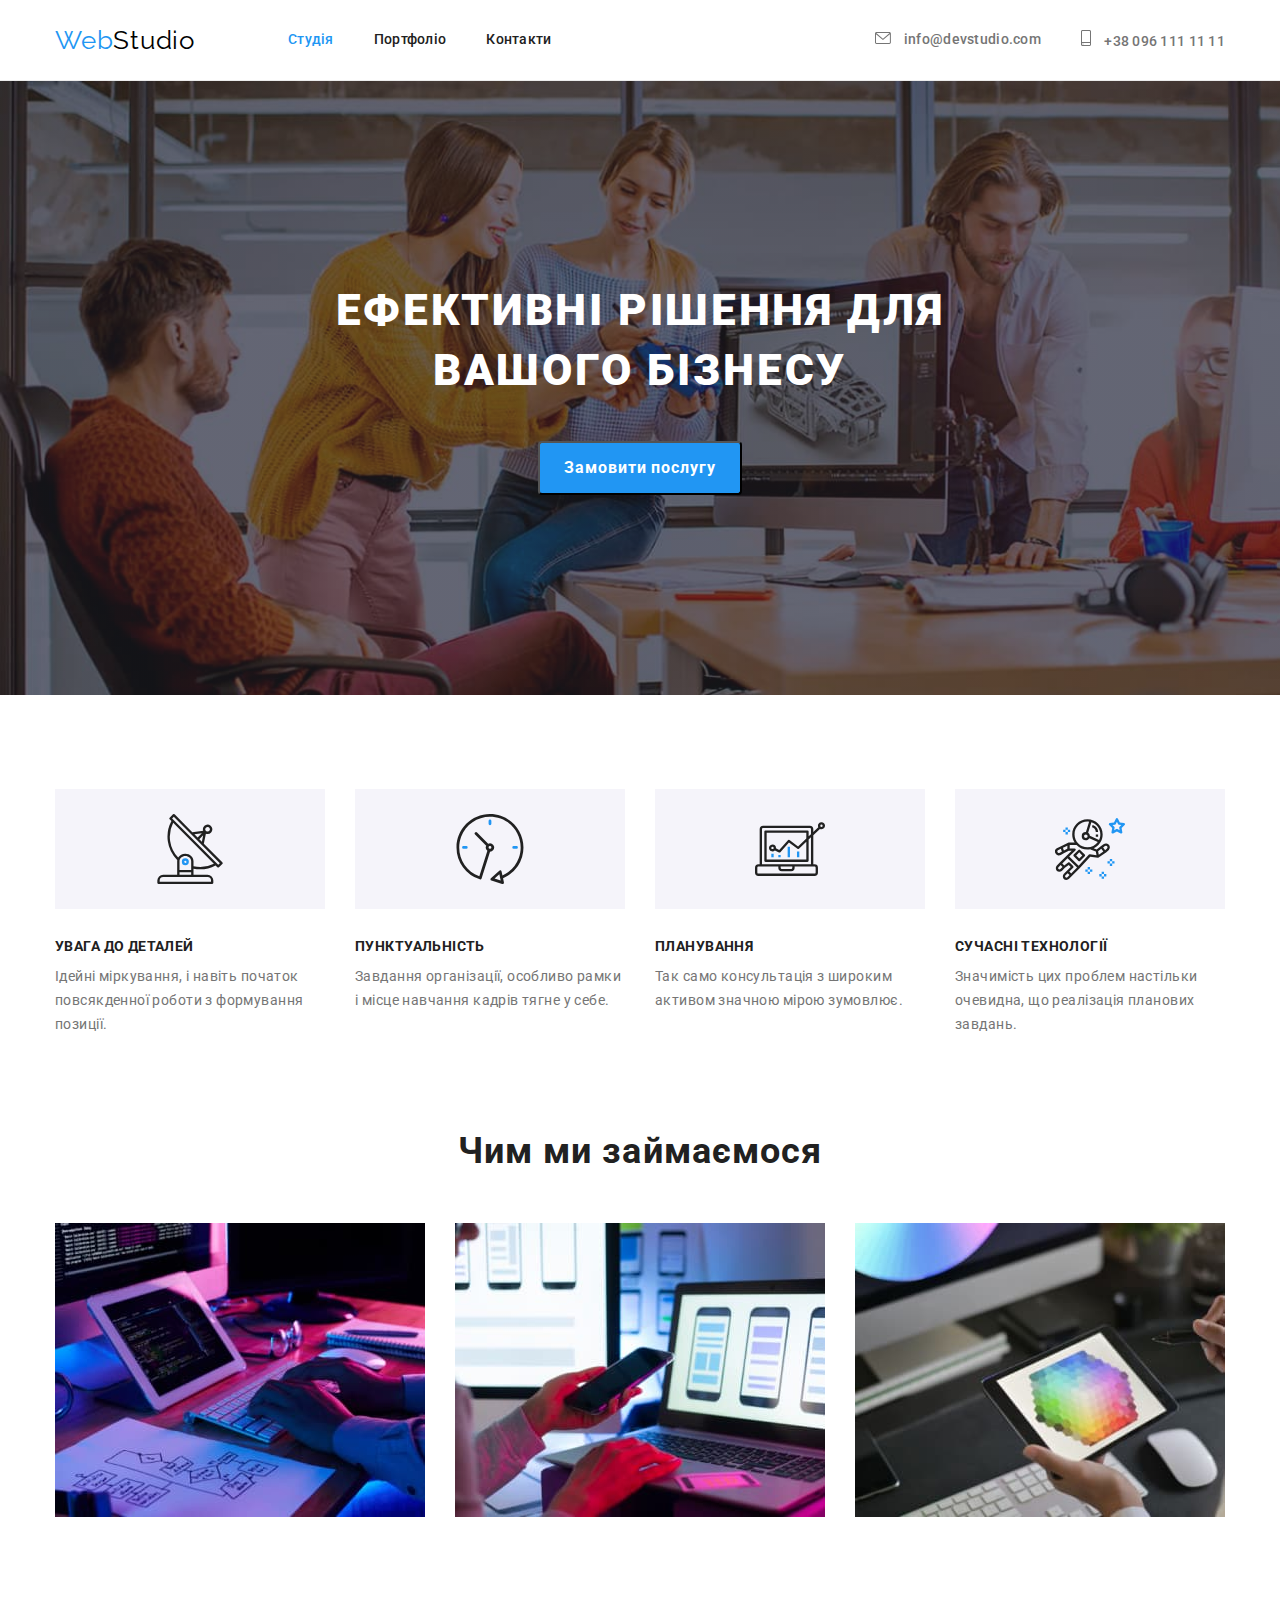
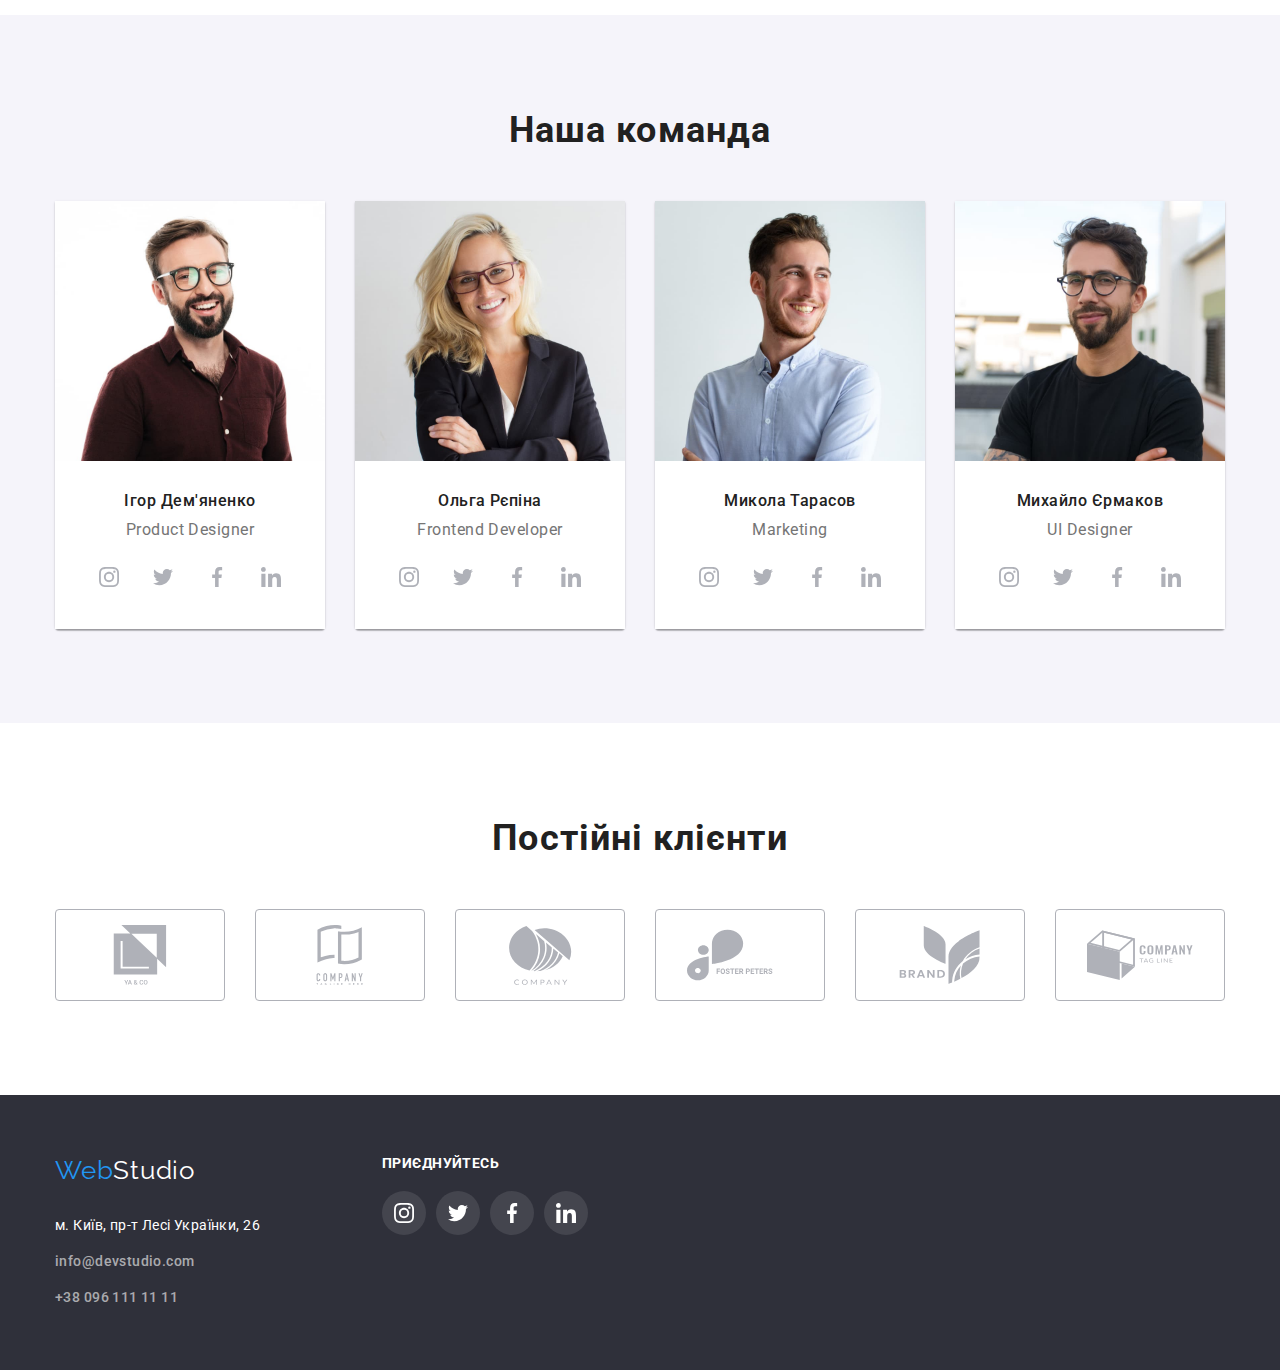
<file: index.html>
<!DOCTYPE html>
<html lang="uk">
<head>
    <meta charset="UTF-8">
    <meta http-equiv="X-UA-Compatible" content="IE=edge">
    <meta name="viewport" content="width=device-width, initial-scale=1.0">
    <title>Document</title>
    <link rel="preconnect" href="https://fonts.googleapis.com">
    <link rel="preconnect" href="https://fonts.gstatic.com" crossorigin>
    <link rel="preconnect" href="https://fonts.googleapis.com">
    <link rel="preconnect" href="https://fonts.gstatic.com" crossorigin>
    <link href="https://fonts.googleapis.com/css2?family=Raleway:wght@700&family=Roboto:wght@400;500;700;900&display=swap"
        rel="stylesheet">
        <link rel="stylesheet" 
        href="https://cdnjs.cloudflare.com/ajax/libs/modern-normalize/1.1.0/modern-normalize.min.css">
    <link rel="stylesheet" href="./css/styles.css" />
</head>
    <body>

    <!--header-->
    <header class="header">
        <div class=" container nav-container">
            <nav class="nav">
                    <a class="nav-logo" href="index.html">
                        <span class="accent">Web</span><span class="nav-logo-black">Studio</span>
                    </a>
                    <ul class="nav-list list-style">
                        <li class="item"><a class="nav-list-link nav-list-active" href="./index.html">Студія</a></li>
                        <li class="item"><a class="nav-list-link" href="./portfolio.html">Портфоліо</a></li>
                        <li class="item"><a class="nav-list-link" href="">Контакти</a></li>
                    </ul>
            </nav>
            <ul class="list-style header-list">
            <li class="item">
                <a class="nav-adress icon" href="mailto:info@devstudio.com">
                    <svg class="nav-phone">
                        <use href="./images/icons.svg#icon-envelope"></use>
                    </svg>
                    info@devstudio.com</a>
            </li>
            <li class="item">
                <a class="nav-adress icon" href="tel:+380961111111">
                    <svg class="icon-smartphone">
                        <use href="./images/icons.svg#icon-smartphone"></use>
                    </svg>
                    +38 096 111 11 11</a>
            </li>
            </ul>
        </div>
    </header>

    <!--main-->
    <main>

        <!--section 1-->
            <section class="section-hero section-image">
                <div class="container">
                    <h1 class="hero">Ефективні рішення для вашого бізнесу</h1>
                    <button class="button" type="button">
                    Замовити послугу
                    </button>
                </div>
            </section>
        <!--section 2-->
        <section class="section-features">
            <div class="container container-null">
                <h2></h2>
                <ul class="list-style feature-list">
                    <li class="feature-list-item">
                        <div class="icon-feature">
                            <svg class="icon-feature-svg">
                                <use href="./images/icons.svg#icon-antenna-1" widht="70px" height="70px"></use>
                            </svg>
                        </div>
                        <h3 class="title title-head">УВАГА ДО ДЕТАЛЕЙ</h3>
                        <p class="title-paragraph">Ідейні міркування, і навіть початок повсякденної роботи з формування позиції.</p>
                    </li>
                    <li class="feature-list-item">
                        <div class="icon-feature">
                            <svg class="icon-feature-svg">
                                <use href="./images/icons.svg#icon-clock-1" widht="70px" height="70px"></use>
                            </svg>
                        </div>
                        <h3 class="title title-head">ПУНКТУАЛЬНІСТЬ</h3>
                        <p class="title-paragraph">Завдання організації, особливо рамки і місце навчання кадрів тягне у себе.</p>
                    </li>
                    <li class="feature-list-item">
                        <div class="icon-feature">
                            <svg class="icon-feature-svg">
                                <use href="./images/icons.svg#icon-diagram-1" widht="70px" height="70px"></use>
                            </svg>
                        </div>
                        <h3 class="title title-head">ПЛАНУВАННЯ</h3>
                        <p class="title-paragraph">Так само консультація з широким активом значною мірою зумовлює.</p>
                    </li>
                    <li class="feature-list-item">
                        <div class="icon-feature">
                            <svg class="icon-feature-svg">
                                <use href="./images/icons.svg#icon-astronaut-1" widht="70px" height="70px"></use>
                            </svg>
                        </div>
                        <h3 class="title title-head">СУЧАСНІ ТЕХНОЛОГІЇ</h3>
                        <p class="title-paragraph">Значимість цих проблем настільки очевидна, що реалізація планових завдань.</p>
                    </li>
                </ul>
            </div>
        </section>

        <!--setion3-->
        <section class="what-we-do-section">
            <div class="container">
                <h2 class="title title-info">Чим ми займаємося</h2>
                <ul class="list-style what-we-do-container">
                    <li class="what-we-do-item">
                        <img src="./images/what-we-do1.jpg" alt="людина друкує на ноутбуці" width="370">
                    </li>
                    <li class="what-we-do-item">
                        <img src="./images/what-we-do2.jpg" alt="людиина дивиться у телефон" width="370">
                    </li>
                    <li class="what-we-do-item">
                        <img src="./images/what-we-do3.jpg" alt="людина вибирає градієнт" width="370">
                    </li>
                </ul>
            </div>
        </section>

        <!--section 4-->
        <section class="list about-us-container">
            <div class="container">
                <h2 class="title title-info">Наша команда</h2>
                <ul class="list-style about-us">
                    <li class="about-us-item">
                        <img class="photo-worker" src="./images/product-designer.jpg" alt="продакт-дизайнер" width="270">
                        <div class="title-info-item">
                        <h3 class="title title-names">Ігор Дем'яненко</h3>
                        <p class="title-position">Product Designer</p>
                        <ul class="title-social">
                            <li class="social-list-item">
                                <a class="icon-social" href="#">
                                    <svg class="icon-instagram">
                                        <use href="./images/icons.svg#icon-instagram-2" width="20" height="20"></use>
                                    </svg>
                                </a>
                            </li>
                            <li class="social-list-item">
                                <a class="icon-social" href="#">
                                    <svg class="icon-instagram">
                                        <use href="./images/icons.svg#icon-twitter-1" width="20" height="20"></use>
                                    </svg>
                                </a>
                            </li>
                            <li class="social-list-item">
                                <a class="icon-social" href="#">
                                    <svg class="icon-instagram">
                                        <use href="./images/icons.svg#icon-facebook-1" width="20" height="20"></use>
                                    </svg>
                                </a>
                            </li>
                            <li class="social-list-item">
                                <a class="icon-social" href="#">
                                    <svg class="icon-instagram">
                                        <use href="./images/icons.svg#icon-linkedin-1" width="20" height="20"></use>
                                    </svg>
                                </a>
                            </li>
                        </ul>
                        </div>
                    </li>
                    <li class="about-us-item">
                        <img class="photo-worker" src="./images/frontend-developer.jpg" alt="фронтенд розробник" width="270">
                        <div class="title-info-item">
                        <p class="title title-names">Ольга Рєпіна</p>
                        <p class="title-position">Frontend Developer</p>
                        <ul class="title-social">
                            <li class="social-list-item">
                                <a class="icon-social" href="#">
                                    <svg class="icon-instagram">
                                        <use href="./images/icons.svg#icon-instagram-2" width="20" height="20"></use>
                                    </svg>
                                </a>
                            </li>
                            <li class="social-list-item">
                                <a class="icon-social" href="#">
                                    <svg class="icon-instagram">
                                        <use href="./images/icons.svg#icon-twitter-1" width="20" height="20"></use>
                                    </svg>
                                </a>
                            </li>
                            <li class="social-list-item">
                                <a class="icon-social" href="#">
                                    <svg class="icon-instagram">
                                        <use href="./images/icons.svg#icon-facebook-1" width="20" height="20"></use>
                                    </svg>
                                </a>
                            </li>
                            <li class="social-list-item">
                                <a class="icon-social" href="#">
                                    <svg class="icon-instagram">
                                        <use href="./images/icons.svg#icon-linkedin-1" width="20" height="20"></use>
                                    </svg>
                                </a>
                            </li>
                        </ul>
                        </div>
                    </li>
                    <li class="about-us-item">
                        <img class="photo-worker" src="./images/marketing.jpg" alt="маркетолог" width="270">
                        <div class="title-info-item">
                        <p class="title title-names">Микола Тарасов</p>
                        <p class="title-position">Marketing</p>
                        <ul class="title-social">
                            <li class="social-list-item">
                                <a class="icon-social" href="#">
                                    <svg class="icon-instagram">
                                        <use href="./images/icons.svg#icon-instagram-2" width="20" height="20"></use>
                                    </svg>
                                </a>
                            </li>
                            <li class="social-list-item">
                                <a class="icon-social" href="#">
                                    <svg class="icon-instagram">
                                        <use href="./images/icons.svg#icon-twitter-1" width="20" height="20"></use>
                                    </svg>
                                </a>
                            </li>
                            <li class="social-list-item">
                                <a class="icon-social" href="#">
                                    <svg class="icon-instagram">
                                        <use href="./images/icons.svg#icon-facebook-1" width="20" height="20"></use>
                                    </svg>
                                </a>
                            </li>
                            <li class="social-list-item">
                                <a class="icon-social" href="#">
                                    <svg class="icon-instagram">
                                        <use href="./images/icons.svg#icon-linkedin-1" width="20" height="20"></use>
                                    </svg>
                                </a>
                            </li>
                        </ul>
                        </div>
                    </li>
                    <li class="about-us-item">
                        <img class="photo-worker" src="./images/ui-designer.jpg" alt="ЮІ-дизайнер" width="270">
                        <div class="title-info-item">
                        <p class="title title-names">Михайло Єрмаков</p>
                        <p class="title-position">UI Designer</p>
                        <ul class="title-social">
                            <li class="social-list-item">
                                <a class="icon-social" href="#">
                                    <svg class="icon-instagram">
                                        <use href="./images/icons.svg#icon-instagram-2" width="20" height="20"></use>
                                    </svg>
                                </a>
                            </li>
                            <li class="social-list-item">
                                <a class="icon-social" href="#">
                                    <svg class="icon-instagram">
                                        <use href="./images/icons.svg#icon-twitter-1" width="20" height="20"></use>
                                    </svg>
                                </a>
                            </li>
                            <li class="social-list-item">
                                <a class="icon-social" href="#">
                                    <svg class="icon-instagram">
                                        <use href="./images/icons.svg#icon-facebook-1" width="20" height="20"></use>
                                    </svg>
                                </a>
                            </li>
                            <li class="social-list-item">
                                <a class="icon-social" href="#">
                                    <svg class="icon-instagram">
                                        <use href="./images/icons.svg#icon-linkedin-1" width="20" height="20"></use>
                                    </svg>
                                </a>
                            </li>
                        </ul>
                        </div>
                    </li>
                </ul>
            </div>
        </section>

        <!--section 5-->
        <section class="section-our-clients">
            <div class="container company-container">
                <h2 class="clients">Постійні клієнти</h2>
                <ul class="list-style company-list">
                    <li class="company-list-element">
                        <a class="company" href="#">
                            <svg class="icon-company">
                                <use href="./images/icons.svg#icon-company6" width="106" height="60"></use>
                            </svg>
                        </a>
                    </li>
                    <li class="company-list-element">
                        <a class="company" href="#">
                            <svg class="icon-company">
                                <use href="./images/icons.svg#icon-company5" width="106px" height="60px"></use>
                            </svg>
                        </a>
                    </li>
                    <li class="company-list-element">
                        <a class="company" href="#">
                            <svg class="icon-company">
                                <use href="./images/icons.svg#icon-company2" width="106px" height="60px"></use>
                            </svg>
                        </a>
                    </li>
                    <li class="company-list-element">
                        <a class="company" href="#">
                            <svg class="icon-company">
                                <use href="./images/icons.svg#icon-company4" width="106px" height="60px"></use>
                            </svg>
                        </a>
                    </li>
                    <li class="company-list-element">
                        <a class="company" href="#">
                            <svg class="icon-company">
                                <use href="./images/icons.svg#icon-company1" width="106px" height="60px"></use>
                            </svg>
                        </a>
                    </li>
                    <li class="company-list-element">
                        <a class="company" href="#">
                            <svg class="icon-company">
                                <use href="./images/icons.svg#icon-company3" width="106px" height="60px"></use>
                            </svg>
                        </a>
                    </li>
                </ul>
            </div>
        </section>
    </main>         

    <!--Footer-->
    <footer class="footer">
        <div class="footer-container">
            <div>
                <a class="nav-logo footer-logo" href="">
                    <span class="accent">Web</span><span class="logo-white">Studio</span>
                </a>
                <address>                    
                    <p class="adress">м. Київ, пр-т Лесі Українки, 26</p>
                    <a class="nav-adress footer-text-color" href="mailto:info@devstudio.com">info@devstudio.com</a>
                    <a class="nav-adress footer-text-color" href="tel:+380961111111">+38 096 111 11 11</a>
                </address>
            </div>
            <div class="footer-second-container">
                <h2 class="footer-social">приєднуйтесь</h2>
                <ul class="list-style footer-social-list">
                    <li class="footer-social-list-item">
                        <a class="icon-social-footer" href="#">
                            <svg class="icon-instagram-footer">
                                <use href="./images/icons.svg#icon-instagram-2" width="20px" height="20px"></use>
                            </svg>
                        </a>
                    </li>
                    <li class="footer-social-list-item">
                        <a class="icon-social-footer" href="#">
                            <svg class="icon-instagram-footer">
                                <use href="./images/icons.svg#icon-twitter-1" width="20px" height="20px"></use>
                            </svg>
                        </a>
                    </li>
                    <li class="footer-social-list-item">
                        <a class="icon-social-footer" href="#">
                            <svg class="icon-instagram-footer">
                                <use href="./images/icons.svg#icon-facebook-1" width="20px" height="20px"></use>
                            </svg>
                        </a>
                    </li>
                    <li class="footer-social-list-item">
                        <a class="icon-social-footer" href="#">
                            <svg class="icon-instagram-footer">
                                <use href="./images/icons.svg#icon-linkedin-1" width="20px" height="20px"></use>
                            </svg>
                        </a>
                    </li>
                </ul>
            </div>
        </div>
    </footer>
    </body>
</html>
</file>
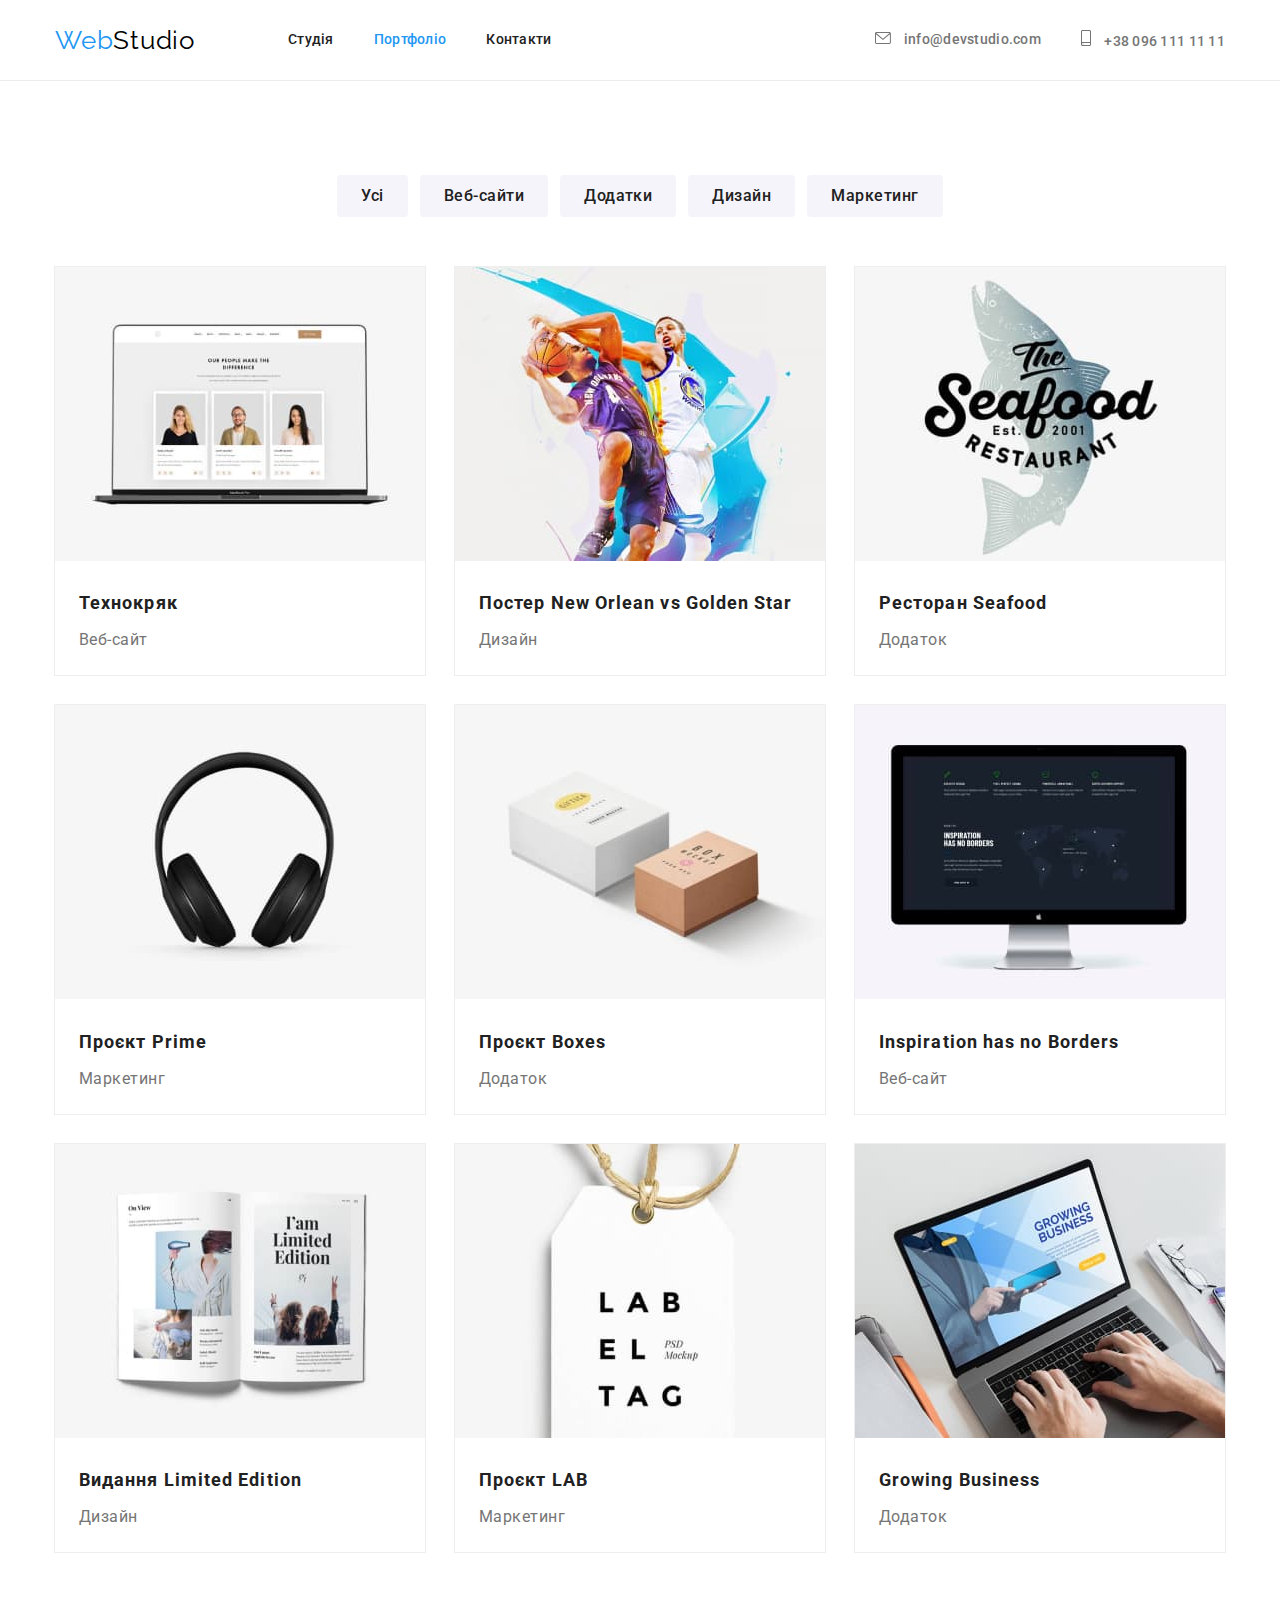
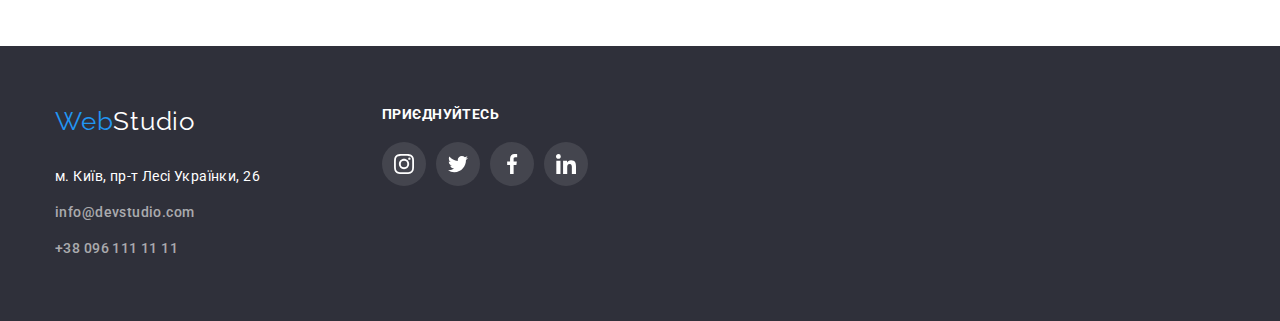
<file: portfolio.html>
<!DOCTYPE html>
<html lang="uk">

<head>
    <meta charset="UTF-8">
    <meta http-equiv="X-UA-Compatible" content="IE=edge">
    <meta name="viewport" content="width=device-width, initial-scale=1.0">
    <title>Document</title>
    <link rel="preconnect" href="https://fonts.googleapis.com">
    <link rel="preconnect" href="https://fonts.gstatic.com" crossorigin>
    <link rel="preconnect" href="https://fonts.googleapis.com">
    <link rel="preconnect" href="https://fonts.gstatic.com" crossorigin>
    <link
        href="https://fonts.googleapis.com/css2?family=Raleway:wght@700&family=Roboto:wght@400;500;700;900&display=swap"
        rel="stylesheet">
    <link rel="stylesheet"
        href="https://cdnjs.cloudflare.com/ajax/libs/modern-normalize/1.1.0/modern-normalize.min.css">
    <link rel="stylesheet" href="./css/styles.css" />
</head>

<body>

    <!--header-->
    <header class="header">
        <div class=" container nav-container">
            <nav class="nav">
                <a class="nav-logo" href="index.html">
                    <span class="accent">Web</span><span class="nav-logo-black">Studio</span>
                </a>
                <ul class="nav-list list-style">
                    <li class="item"><a class="nav-list-link" href="./index.html">Студія</a></li>
                    <li class="item"><a class="nav-list-link nav-list-active" href="./portfolio.html">Портфоліо</a></li>
                    <li class="item"><a class="nav-list-link" href="">Контакти</a></li>
                </ul>
            </nav>
            <ul class="list-style header-list">
                <li class="item">
                    <a class="nav-adress icon" href="mailto:info@devstudio.com">
                        <svg class="nav-phone">
                            <use href="./images/icons.svg#icon-envelope"></use>
                        </svg>
                        info@devstudio.com</a>
                </li>
                <li class="item">
                    <a class="nav-adress icon" href="tel:+380961111111">
                        <svg class="icon-smartphone">
                            <use href="./images/icons.svg#icon-smartphone"></use>
                        </svg>
                        +38 096 111 11 11</a>
                </li>
            </ul>
        </div>
    </header>

    <main>
        <section class="portfolio-section">
        <h1></h1>
        <ul class="list-style list-style-portfolio">
            <li class="portfolio-button">
                <button type="button" class="button-filter">Усі</button>
            </li>
            <li class="portfolio-button">
                <button type="button" class="button-filter">Веб-сайти</button>
            </li>
            <li class="portfolio-button">
                <button type="button" class="button-filter">Додатки</button>
            </li>
            <li class="portfolio-button">
                <button type="button" class="button-filter">Дизайн</button>
            </li>
            <li class="portfolio-button">
                <button type="button" class="button-filter">Маркетинг</button>
            </li>
        </ul>
        
        <ul class="list-style list-examples">
            <div class="container example-list">
            <li class="example-element">
                <img class="portfolio-image" src="./images/techno-crack.jpg" alt="Люди на моніторі ноутбука" width="370">
                <div class="portfolio-description">
                    <h2 class="title title-example">Технокряк</h2>
                    <p class="title-portfolio">Веб-сайт </p>
                </div>
            </li>
            <li class="example-element">
                <img class="portfolio-image" src="./images/poster.jpg" alt="Двоє людей грають у баскетбол" width="370">
                <div class="portfolio-description">
                <h2 class="title title-example">Постер New Orlean vs Golden Star</h2>
                <p class="title-portfolio">Дизайн</p>
                </div>
            </li>
            <li class="example-element">
                <img class="portfolio-image" src="./images/seafood.jpg" alt="Малюнок риби з підписом" width="370">
                <div class="portfolio-description">
                <h2 class="title title-example">Ресторан Seafood</h2>
                <p class="title-portfolio">Додаток</p>
                </div>
            </li>
            <li class="example-element">
                <img class="portfolio-image" src="./images/prime.jpg" alt="Навушники" width="370">
                <div class="portfolio-description">
                <h2 class="title title-example">Проєкт Prime</h2>
                <p class="title-portfolio">Маркетинг</p>
                </div>
            </li>
            <li class="example-element">
                <img class="portfolio-image" src="./images/boxes.jpg" alt="Дві коробки" width="370">
                <div class="portfolio-description">
                <h2 class="title title-example">Проєкт Boxes</h2>
                <p class="title-portfolio">Додаток</p>
                </div>
            </li>
            <li class="example-element">
                <img class="portfolio-image" src="./images/borders.jpg" alt="Монітор" width="370">
                <div class="portfolio-description">
                <h2 class="title title-example">Inspiration has no Borders</h2>
                <p class="title-portfolio">Веб-сайт</p>
                </div>
            </li>
            <li class="example-element">
                <img class="portfolio-image" src="./images/limited-edition.jpg" alt="Журнал" width="370">
                <div class="portfolio-description">
                <h2 class="title title-example">Видання Limited Edition</h2>
                <p class="title-portfolio">Дизайн</p>
                </div>
            </li>
            <li class="example-element">
                <img class="portfolio-image" src="./images/lab.jpg" alt="Лейба" width="370">
                <div class="portfolio-description">
                <h2 class="title title-example">Проєкт LAB</h2>
                <p class="title-portfolio">Маркетинг</p>
                </div>
            </li>
            <li class="example-element">
                <img class="portfolio-image" src="./images/growing-business.jpg" alt="Людина друкує текст на ноутбуці" width="370">
                <div class="portfolio-description">
                <h2 class="title title-example">Growing Business</h2>
                <p class="title-portfolio">Додаток</p>
                </div>
            </li>
            </div>
        </ul>
        
        </section>
    </main>

    <!--Footer-->
    <footer class="footer">
        <div class="footer-container">
            <div>
                <a class="nav-logo footer-logo" href="">
                    <span class="accent">Web</span><span class="logo-white">Studio</span>
                </a>
                <address>
                    <p class="adress">м. Київ, пр-т Лесі Українки, 26</p>
                    <a class="nav-adress footer-text-color" href="mailto:info@devstudio.com">info@devstudio.com</a>
                    <a class="nav-adress footer-text-color" href="tel:+380961111111">+38 096 111 11 11</a>
                </address>
            </div>
            <div class="footer-second-container">
                <h2 class="footer-social">приєднуйтесь</h2>
                <ul class="list-style footer-social-list">
                    <li class="footer-social-list-item">
                        <a class="icon-social-footer" href="#">
                            <svg class="icon-instagram-footer">
                                <use href="./images/icons.svg#icon-instagram-2" width="20px" height="20px"></use>
                            </svg>
                        </a>
                    </li>
                    <li class="footer-social-list-item">
                        <a class="icon-social-footer" href="#">
                            <svg class="icon-instagram-footer">
                                <use href="./images/icons.svg#icon-twitter-1" width="20px" height="20px"></use>
                            </svg>
                        </a>
                    </li>
                    <li class="footer-social-list-item">
                        <a class="icon-social-footer" href="#">
                            <svg class="icon-instagram-footer">
                                <use href="./images/icons.svg#icon-facebook-1" width="20px" height="20px"></use>
                            </svg>
                        </a>
                    </li>
                    <li class="footer-social-list-item">
                        <a class="icon-social-footer" href="#">
                            <svg class="icon-instagram-footer">
                                <use href="./images/icons.svg#icon-linkedin-1" width="20px" height="20px"></use>
                            </svg>
                        </a>
                    </li>
                </ul>
            </div>
        </div>
    </footer>
    </body>
    
    </html>
</file>
<file: css/styles.css>
:root{
    --primary-text-color: #757575;
    --title-text-color: #212121;
    --white-text-color: #ffffff;
    --footer-text-color: rgba(255, 255, 255, 0.6);
    --accent-text-color: #2196F3;
    --secondary-background-color: #F5F4FA;
}

body{
    color: var(--primary-text-color);

    font-family: Roboto, sans-serif;
}


/* nav */
.nav-container{
    justify-content: space-between;
    align-items: center;
    display: flex;
}
.list-style {
    list-style-type: none;
    margin: 0px;
    padding: 0px;
} 

.header{

    padding-left: 15px;
    padding-right: 15px;
    margin-left: auto;
    margin-right: auto;
    border-bottom: 1px solid #ECECEC;
}
.accent{
    color: var(--accent-text-color);

    font-family: Raleway, sans-serif;
    font-size: 26px;
    line-height: 1.19;
    letter-spacing: 0.03em;
}
.nav{
    display: flex;
}
.nav-logo{
    margin-right: 93px;
    display: flex;
    align-items: center;
    text-decoration: none;
}
.nav-logo-black{
    color: #000000;

    font-family: Raleway, sans-serif;
    font-size: 26px;
    line-height: 1.19;
    letter-spacing: 0.03em;
}
.nav-list{
    display: flex;
    color: var(--title-text-color);

    font-family: Roboto, sans-serif;
    font-weight: 500;
    font-size: 14px;
    line-height: 1.14;
    letter-spacing: 0.02em;
}
.nav-list-link:hover,
.nav-list-link:focus{
    color: var(--accent-text-color);
}
.nav-list-link {
    display: block;
    padding-top: 32px;
    padding-bottom: 32px;

    text-decoration: none;
    color: inherit;
}
.nav-list > .item + .item{
    margin-left: 50px;
}
.list-style .item + .item{
    margin-left: 40px;
}


.nav-list-active{
    color: var(--accent-text-color);
}

.nav-adress{
    color: var(--primary-text-color);

    font-weight: 500;
    font-size: 14px;
    line-height: 1.14;
    letter-spacing: 0.02em;
    text-decoration: none;
}
.nav-adress:hover, .nav-adress:focus{
    color: var(--accent-text-color);
}

.header-list{
    display: flex;
}
.nav-phone{
    fill: currentColor;
    width: 16px;
    height: 12px;
    margin-right: 10px;
}
.icon{
    color: var(--primary-text-color);
}
.icon:hover {
    fill: var(--accent-text-color);
}
.icon-smartphone{
    fill: currentColor;
    height: 16px;
    width: 10px;
    margin-right: 10px;
}
/* section 1, 2, 3 */
.photo-worker{
    display: flex;
}
.feature-list{
    display: flex;
    flex-wrap: wrap;
}
.feature-list-item{
    width: 270px;
    text-align: start;
}
.feature-list-item + .feature-list-item{
    margin-left: 30px;

}

.list {
    padding-bottom: 94px;
    background-color: var(--secondary-background-color);
}
p,
h1,
h2,
h3,
h4{
    margin: 0 auto;
}

.section-features{
    padding-top: 94px;
    padding-bottom: 94px;
}

.container{
    width: 1200px;
    padding-left: 15px;
    padding-right: 15px;
    margin: 0 auto;
    text-align: center;

}
.container-null{
    padding-bottom: 0;
}
.about-us-container{
    padding-top: 94px;
}

.section-hero{
    max-width: 1680px;
    padding-top: 200px;
    padding-bottom: 200px;
    background-color: #2F303A;
}
.section-image{
    margin: auto;
    background-image: 
            linear-gradient(to right,
                rgba(47, 48, 58, 0.4),
                rgba(47, 48, 58, 0.4)),
                url(../images/hero.jpg);
    background-repeat: no-repeat;
    background-size: cover;
}

.hero{
    color: var(--white-text-color);
        width: 696px;
        margin: 0 auto;
        font-weight: 900;
        font-size: 44px;
        line-height: 1.36;
        letter-spacing: 0.06em;
        text-transform: uppercase;
        margin-bottom: 40px;
}
.button{
    color: var(--white-text-color);
    background-color: var(--accent-text-color);
    margin: 0 auto;
    border-radius: 4px;
    padding: 10px 24px;
    min-width: 200px;

    font-family: Roboto, sans-serif;
    font-weight: 700;
    font-size: 16px;
    line-height: 1.88;
    display: flex;
    align-items: center;
    text-align: center;
    letter-spacing: 0.06em;
    cursor: pointer;
}
.title{
    color: var(--title-text-color);
}
.title-head {
    margin-top: 0;
    margin-bottom: 10px;
    font-size: 14px;
    line-height: 1.14;
    letter-spacing: 0.03em;
    text-transform: uppercase;
}
.title-paragraph {
    font-size: 14px;
    line-height: 1.71;
    letter-spacing: 0.03em;
}
.title-info {
    padding-top: 0;
    font-size: 36px;
    line-height: 1.17;
    text-align: center;
    letter-spacing: 0.03em;
    margin-bottom: 50px;
}
.title-names {
    margin-bottom: 10px;
    font-weight: 500;
    font-size: 16px;
    line-height: 1.19;
    text-align: center;
    letter-spacing: 0.03em;
}

.title-position {
    font-size: 16px;
    line-height: 1.19;
    text-align: center;
    letter-spacing: 0.03em;
}

.what-we-do-container{
    display: flex;
}
.what-we-do-item + .what-we-do-item{
    margin-left: 30px;
}
.what-we-do-section{
    padding-bottom: 94px;
}
.about-us{
    display: flex;
}
.about-us-item{
    box-shadow: 0px 1px 3px rgba(0, 0, 0, 0.12), 0px 1px 1px rgba(0, 0, 0, 0.14), 0px 2px 1px rgba(0, 0, 0, 0.2);
        border-radius: 0px 0px 4px 4px;
}
.about-us-item + .about-us-item{
    margin-left: 30px;
}
.title-info-item{
    padding-top: 30px;
    padding-bottom: 30px;
    background-color: #ffffff;
}

.icon-feature{
    display: flex;
    width: 270px;
    height: 120px;
    background-color: #F5F4FA;
    margin-bottom: 30px;
    border: 0;
}
.icon-feature-svg{
    margin: auto;
    width: 70px;
    height: 70px;
}
.title-social {
    display: flex;
    justify-content: center;
    gap: 10px;
    padding-left: 0px;
    list-style-type: none;
    margin-top: 16px;
}
.social-list-item{
    width: 44px;
    height: 44px;
}
.icon-social{
    display: flex;
    justify-content: center;
    align-items: center;
    padding: 0;
    border: 0;   
    width: 100%;
    height: 100%;
    border-radius: 50%;
    color: #AFB1B8;    
}

.icon-social:hover, .icon-social:focus{
    background-color: var(--accent-text-color);
    color: #ffffff;
}
.icon-instagram{
    width: 20px;
    height: 20px;
    fill: currentColor;
}



/* section 5 */
.section-our-clients{
    color: var(--title-text-color);
    padding-top: 94px;
    padding-bottom: 94px;
}
.clients{
    font-weight: 700;
    font-size: 36px;
    line-height: 1.17;
    text-align: center;
    letter-spacing: 0.03em;
}
.company-container{
    display: block;
    max-width: 1280px;
}
.company-list {
    display: flex;
    margin-top: 50px;
}
.company-list-element {
    width: 170px;
    height: 92px;
}
.company{
    display: flex;
    justify-content: center;
    align-items: center;
    padding: 0;
    border: 1px solid #AFB1B8;
    border-radius: 4px;
    width: 100%;
    height: 100%;
    color: #AFB1B8;
}
.company-list-element + .company-list-element{
    margin-left: 30px;
}
.icon-company{
    width: 106px;
    height: 60px;
    fill: currentColor;
}
.company:hover, .company:focus{
    border: solid 1px var(--accent-text-color);
    color: var(--accent-text-color);
}


/* footer */
.footer{
    display: flex;
    padding-top: 60px;
    padding-bottom: 60px;
    background-color: #2F303A;
}
.footer-logo{
    display: inline-block;
    margin-bottom: 28px;
}
.adress{
    margin-bottom: 12px;
    color: var(--white-text-color);
    font-style: normal;

    font-size: 14px;
    line-height: 1.71;    
    letter-spacing: 0.03em;
}
.footer-text-color{
    display: block;
    color: var(--footer-text-color);

    margin-bottom: 12px;
    font-size: 14px;
    font-style: normal;
    line-height: 1.71;    
    letter-spacing: 0.03em;
    text-decoration: none;
}
.footer-text-color + .footer-text-color{
    margin-bottom: 0;
}
.logo-white{
    color: var(--white-text-color);
    font-family: Raleway, sans-serif;
    font-size: 26px;
    line-height: 1.19;
    letter-spacing: 0.03em;
}
.footer-container {
    display: flex;
    padding-left: 15px;
    padding-right: 15px;
    width: 1200px;
    margin-left: auto;
    margin-right: auto;
}
.footer-second-container{
    display: block;
    margin-left: 94px;
}
.footer-social{
    color: #fff;
    margin-bottom: 20px;
        font-weight: 700;
        font-size: 14px;
        line-height: 16px;
        letter-spacing: 0.03em;
        text-transform: uppercase;
}
.footer-social-list{
    display: flex;
}
.icon-social-footer {
    display: flex;
    justify-content: center;
    align-items: center;
    padding: 0;
    border: 0;
    width: 44px;
    height: 44px;
    border-radius: 50%;
    color: #fff;
    background-color: rgba(255, 255, 255, 0.1);

}

.footer-social-list-item + .footer-social-list-item {
    margin-left: 10px;
}

.icon-social-footer:hover, .icon-social-footer:focus {
    background-color: var(--accent-text-color);
}

.icon-instagram-footer {
    justify-content: center;
    width: 20px;
    height: 20px;
    fill: currentColor;
}

.icon-instagram-footer:hover {
    fill: #ffffff;
}
/* potfolio */
.portfolio-section{
    padding-top: 94px;
    padding-bottom: 94px;
}

.button-filter{
    border-radius: 4px;
    padding: 6px 22px;
    color: var(--title-text-color);
    background-color: var(--secondary-background-color);
    border-color: transparent;

    font-family: Roboto, sans-serif;
    font-weight: 500;
    font-size: 16px;
    line-height: 1.62;   
    text-align: center;
    letter-spacing: 0.03em;
    cursor: pointer;
}
.button-filter:hover, .button-filter:focus{
    color: var(--white-text-color);
    background-color: var(--accent-text-color);
    box-shadow: 0px 3px 1px rgba(0, 0, 0, 0.1),
    0px 1px 2px rgba(0, 0, 0, 0.08),
    0px 2px 2px rgba(0, 0, 0, 0.12);
}
.title-example{
    margin-bottom: 4px;
    font-size: 18px;
    line-height: 2;
    letter-spacing: 0.06em;
}
.title-portfolio{
    font-size: 16px;
    line-height: 1.88;
    letter-spacing: 0.03em;
}
.portfolio-header{
    margin-bottom: 94px;
}
.list-style-portfolio{
    margin-bottom: 50px;
    text-align: center;
}
.title-example{
    margin-bottom: 4px;
}
.portfolio-button{
    display: inline-block;
}
.portfolio-button + .portfolio-button{
    margin-left: 8px;
}
.example-list{
    display: flex;
    flex-wrap: wrap;
    padding-top: 0;
    width: 1200px;
    padding-left: 15px;
    padding-right: 15px;
    margin-left: auto;
    margin-right: auto;
}
.example-element{
    margin-right: 30px;
    margin-bottom: 30px;
    outline: 1px solid #EEEEEE;
}
.example-element:hover{
    box-shadow: 0px 1px 1px rgba(0, 0, 0, 0.12), 
    0px 4px 4px rgba(0, 0, 0, 0.06), 
    1px 4px 6px rgba(0, 0, 0, 0.16);
}
.example-element:nth-child(3n){
    margin-right: 0;
}
.example-element:nth-last-child(-n + 3){
    margin-bottom: 0;
}
.portfolio-description{
    text-align: start;
    padding-top: 20px;
    padding-bottom: 20px;
    padding-left: 24px;
    padding-right: 24px;
}
</file>
